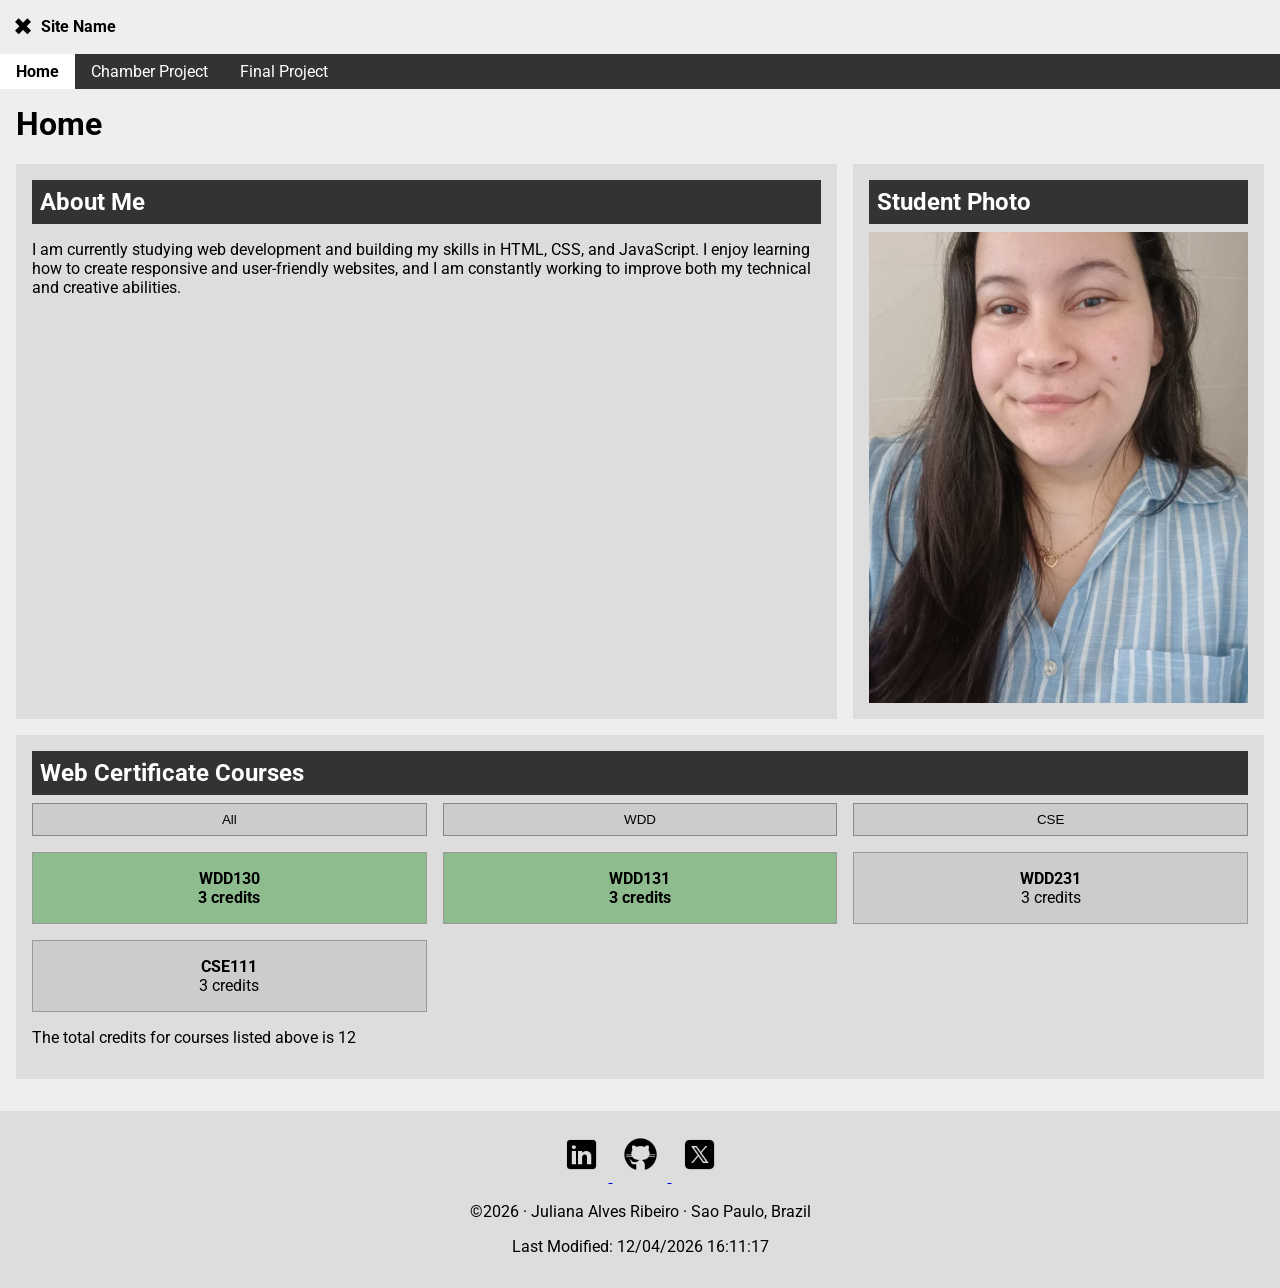
<file: index.html>
<!DOCTYPE html>
<html lang="en">
<head>
    <meta charset="UTF-8">
    <meta name="viewport" content="width=device-width, initial-scale=1.0">
    <title>WDD 231 - Web Frontend Development - Juliana Alves Ribeiro</title>
    <meta name="description" content="WDD 231 - Web Frontend Development. My home page project for wdd231 course. it will be using for the chamber of commerce project">
    <meta name="author" content="Juliana Alves Ribeiro">

  <link rel="stylesheet" href="styles/small.css">
  <link rel="stylesheet" href="styles/larger.css">

  <script src="scripts/navigation.js" defer></script>
  <script src="scripts/date.js" defer></script>
  <script src="scripts/course.js" defer></script>

 <link rel="preconnect" href="https://fonts.googleapis.com">
 <link rel="preconnect" href="https://fonts.gstatic.com" crossorigin>

 <link href="https://fonts.googleapis.com/css2?family=Roboto&display=swap" rel="stylesheet">
</head>

<body>

<header>

  <!-- LINHA DE CIMA -->
  <div class="top-header">
    <span class="logo">✖</span>
    <span class="site-name">Site Name</span>
  </div>

  <!-- LINHA DE BAIXO (MENU) -->
  <nav id="navMenu">
    <a href="index.html" class="active">Home</a>
    <a href="chamber/directory.html">Chamber Project</a>
    <a href="final/index.html">Final Project</a>
  </nav>

</header>

<main>

  <h1>Home</h1>

  <div class="top-sections">

    <section>
      <h2>About Me</h2>
      <p>
       I am currently studying web development and building my skills in HTML, CSS, and JavaScript. I enjoy learning how to create responsive and user-friendly websites, and I am constantly working to improve both my technical and creative abilities.
      </p>
    </section>

    <section>
        <h2>Student Photo</h2>
        <img src="images/profile.jpg" alt="Foto de Juliana Ribeiro" class="student-photo">
    </section>

  </div>

  <!-- COURSES -->
  <section class="courses">
    <h2>Web Certificate Courses</h2>

    <div class="filters">
    <button id="all">All</button>
    <button id="wdd">WDD</button>
    <button id="cse">CSE</button>
    </div>

    <div id="courseContainer"></div>

    <p id="totalCredits"></p>
  </section>

</main>

<footer>

    <div class="social">

    <a href="https://linkedin.com" target="_blank">
        <img src="images/linkedin.png" alt="LinkedIn">
    </a>

    <a href="https://github.com" target="_blank">
        <img src="images/github.png" alt="GitHub">
    </a>

    <a href="https://x.com" target="_blank">
        <img src="images/xtwitter.png" alt="X (Twitter)">
    </a>

    </div>

  <p>
    ©<span id="currentyear"></span> · Juliana Alves Ribeiro · Sao Paulo, Brazil
  </p>

  <p id="lastModified"></p>

</footer>

</body>
</html>
</file>
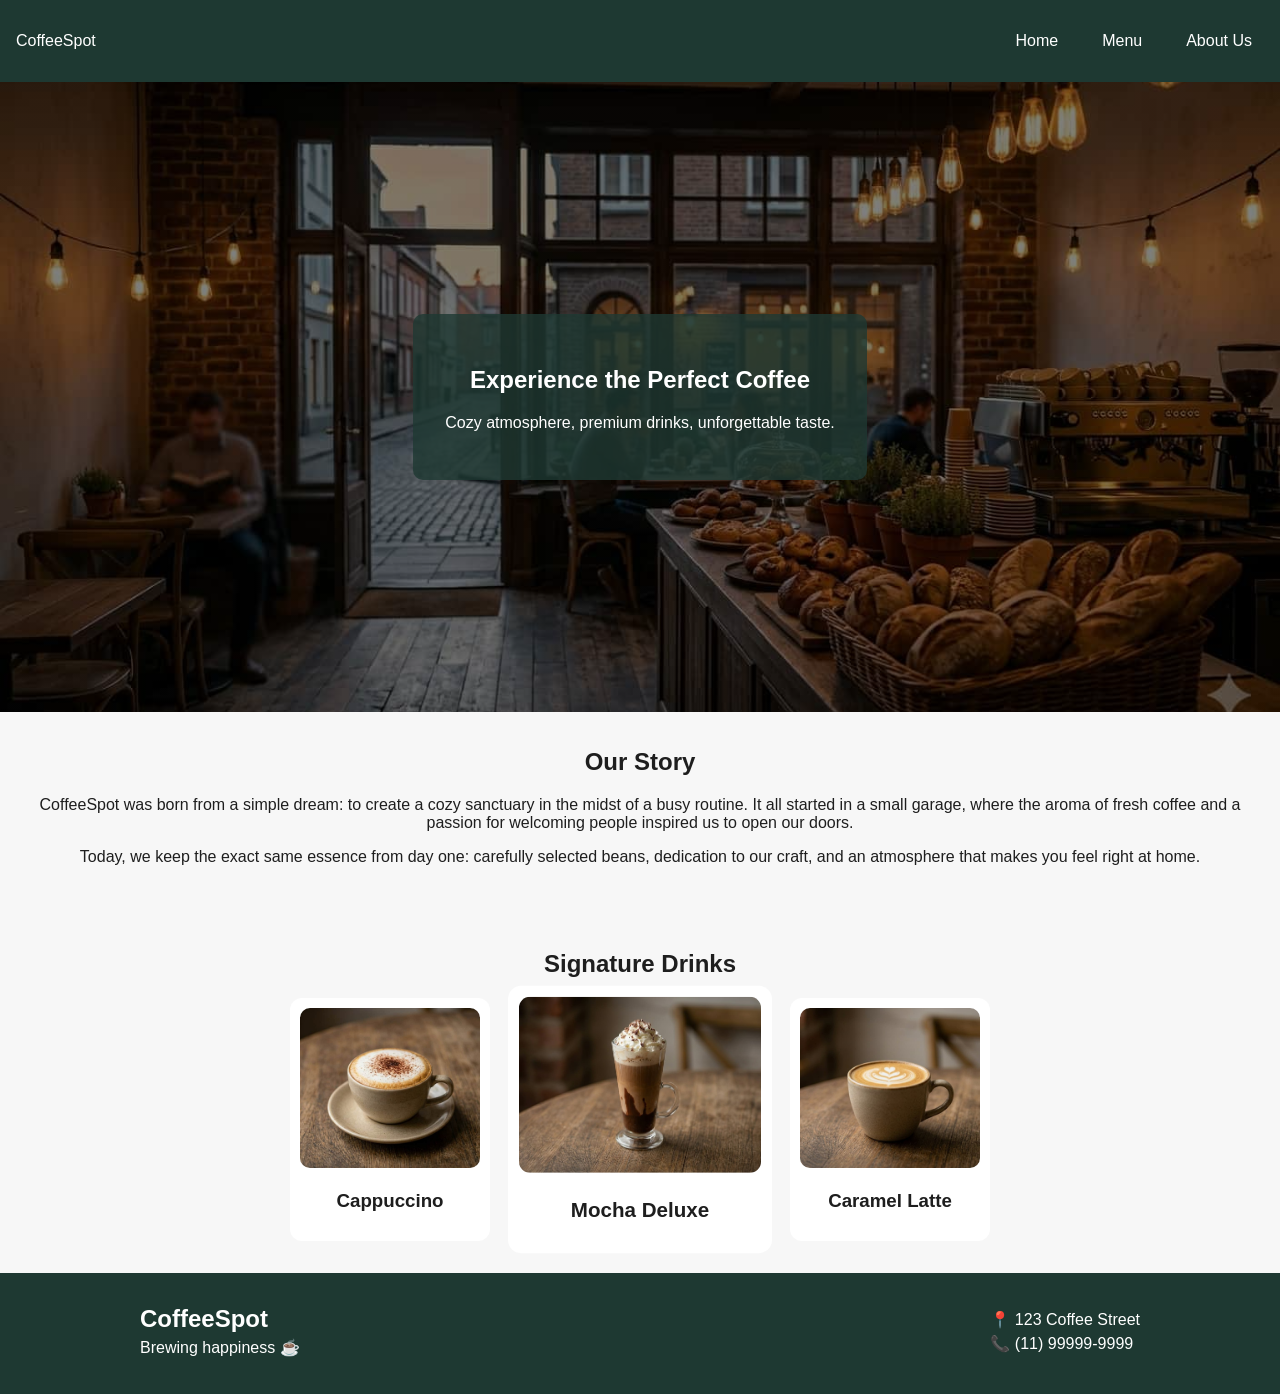
<file: final/index.html>
<!DOCTYPE html>
<html lang="en">
<head>
  <meta charset="UTF-8">
  <meta name="viewport" content="width=device-width, initial-scale=1.0">
  <title>CoffeeSpot - Experience the Perfect Coffee</title>
  <meta name="description" content="Welcome to CoffeeSpot! Experience premium drinks, a cozy atmosphere, and our unforgettable signature coffees in a welcoming space.">
  <meta name="author" content="Juliana Alves Ribeiro">  
 
  <meta property="og:type" content="website">
  <meta property="og:title" content="CoffeeSpot - Experience the Perfect Coffee">
  <meta property="og:description" content="Cozy atmosphere, premium drinks, and an unforgettable taste. Check out our menu, location, and open hours!">
  <meta property="og:url" content="http://ja-ribeiro.github.io/wdd231/final/index.html">
  <meta property="og:image" content="https://ja-ribeiro.github.io/wdd231/final/images/hero.jpg">
  <meta property="og:image:alt" content="Inside view of CoffeeSpot cozy atmosphere with fresh coffee and pastries">
  <meta property="og:site_name" content="CoffeeSpot">

  <!--CSS-->
  <link rel="stylesheet" href="styles/small.css">
  <link rel="stylesheet" href="styles/large.css">

  <!--JS-->
  <script defer src="scripts/script.js"></script>

  <!--Favicon-->
  <link rel="icon" href="images/favicon.ico">

  <link rel="preconnect" href="https://fonts.googleapis.com">
  <link rel="preconnect" href="https://fonts.gstatic.com" crossorigin>
  <link href="https://fonts.googleapis.com/css2?family=Montserrat:ital,wght@0,100..900;1,100..900&family=Poppins:ital,wght@0,100..900;1,100..900&display=swap" rel="stylesheet">
</head>

<body>

<header class="header">
  <p>CoffeeSpot</p>
  <button id="menu-btn" aria-label="Open Menu">☰</button>
  <nav id="nav">
    <a href="index.html">Home</a>
    <a href="menu.html">Menu</a>
    <a href="details.html">About Us</a>
  </nav>
</header>

<main>
<section class="hero">
  <div class="hero-text">
    <h1>Experience the Perfect Coffee</h1>
    <p>Cozy atmosphere, premium drinks, unforgettable taste.</p>
  </div>
</section>

<section class="about">
  <h2>Our Story</h2>
  <p>CoffeeSpot was born from a simple dream: to create a cozy sanctuary in the midst of a busy routine. 
    It all started in a small garage, where the aroma of fresh coffee and a passion for welcoming people inspired us 
    to open our doors.</p>

  <p>Today, we keep the exact same essence from day one: carefully selected beans, dedication to our craft, 
    and an atmosphere that makes you feel right at home.</p>
</section>

<section class="signature">
  <h2>Signature Drinks</h2>

  <div class="signature-grid">

    <div class="sig-card">
      <img src="images/cappuccino.jpg" alt="A hot cup of creamy cappuccino" loading="lazy" width="300" height="300">
      <h3>Cappuccino</h3>
    </div>

    <div class="sig-card featured">
      <img src="images/mocha.jpg" alt="Our premium Mocha Deluxe with chocolate drizzle" loading="lazy" width="300" height="300">
      <h3>Mocha Deluxe</h3>
    </div>

    <div class="sig-card">
      <img src="images/latte.jpg" alt="Caramel Latte with layered milk and espresso" loading="lazy" width="300" height="300">
      <h3>Caramel Latte</h3>
    </div>

  </div>
</section>
</main>

<footer class="footer">
  <div class="footer-container">

    <div class="footer-brand">
      <h2>CoffeeSpot</h2>
      <p>Brewing happiness ☕</p>
    </div>

    <div class="footer-contact">
      <p>📍 123 Coffee Street</p>
      <p>📞 (11) 99999-9999</p>
    </div>

  </div>
</footer>

</body>
</html>
</file>
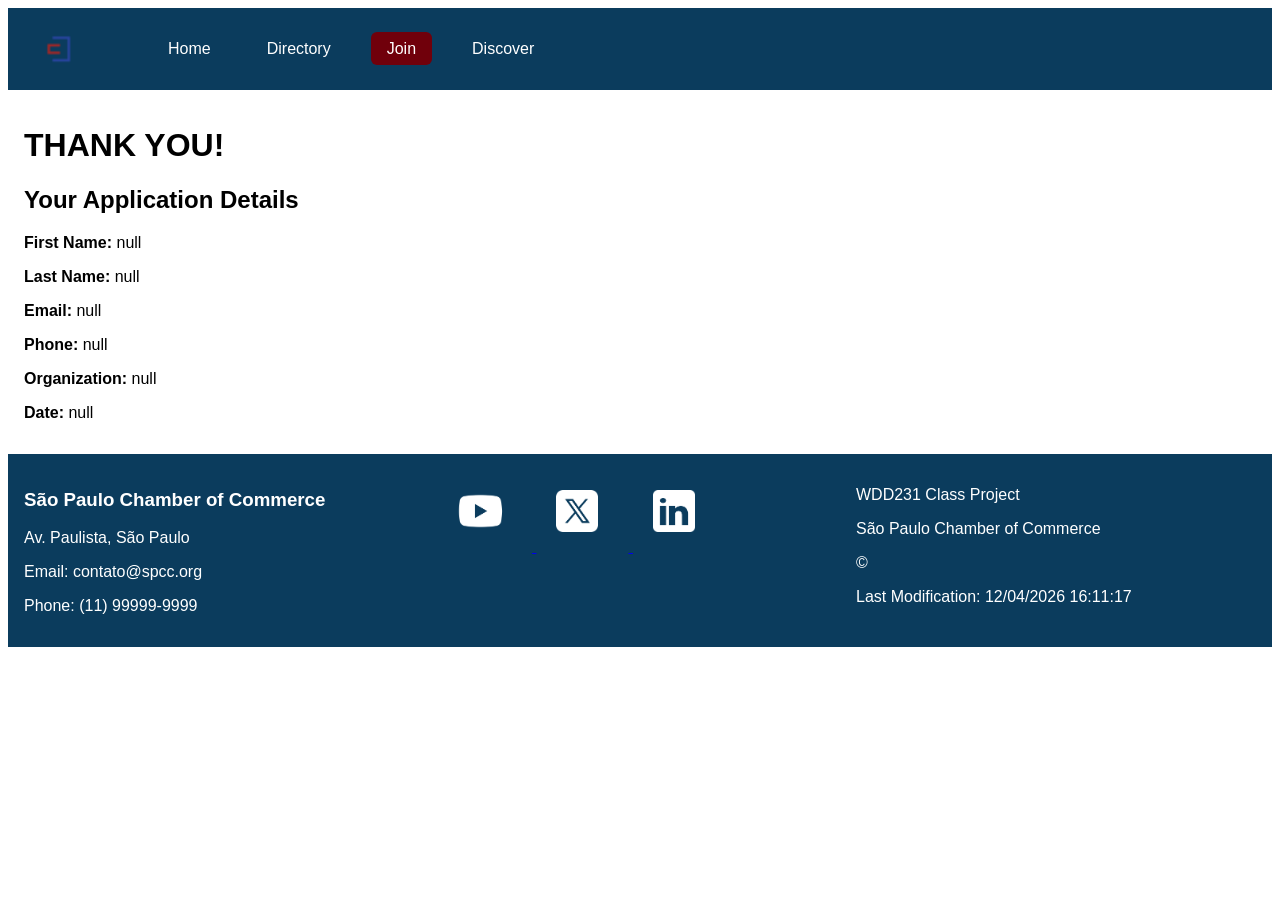
<file: chamber/thankyou.html>
<!DOCTYPE html>
<html lang="en">
<head>
    <meta charset="UTF-8">
    <meta name="viewport" content="width=device-width, initial-scale=1.0">
    <title>Chamber Thank You Page - WDD231, Juliana Alves Ribeiro</title>
    <meta name="description" content="Message that will display after the person subit their application on the join page">
    <meta name="author" content="Juliana Alves Ribeiro">  

    <link rel="stylesheet" href="styles/small.css">
    <link rel="stylesheet" href="styles/large.css">

    <script src="scripts/join.js"></script>
</head>

<body>

<header>
  <div class="header-container">
    
    <img src="images/favicon.ico" alt="favicon" class="favicon">

    <nav>
    <!-- BOTÃO MOBILE -->
    <button id="menuBtn">☰</button>

    <nav>
      <ul id="menu" class="nav-menu hide">
        <li><a href="index.html">Home</a></li>
        <li><a href="directory.html">Directory</a></li>
        <li><a href="join.html" class="active">Join</a></li>
        <li><a href="discover.html">Discover</a></li>
      </ul>
    </nav>

  </div>
</header>

<main style="padding:1rem">

<h1>THANK YOU!</h1>

<h2>Your Application Details</h2>

<div id="results"></div>

</main>

<script>
const params = new URLSearchParams(window.location.search);

document.getElementById("results").innerHTML = `
<p><strong>First Name:</strong> ${params.get("firstName")}</p>
<p><strong>Last Name:</strong> ${params.get("lastName")}</p>
<p><strong>Email:</strong> ${params.get("email")}</p>
<p><strong>Phone:</strong> ${params.get("phone")}</p>
<p><strong>Organization:</strong> ${params.get("organization")}</p>
<p><strong>Date:</strong> ${params.get("timestamp")}</p>
`;
</script>

<footer>
  <div class="footer-container">

    <div>
      <h3>São Paulo Chamber of Commerce</h3>
      <p>Av. Paulista, São Paulo</p>
      <p>Email: contato@spcc.org</p>
      <p>Phone: (11) 99999-9999</p>
    </div>

    <div class="social">

    <a href="https://youtube.com" target="_blank">
        <img src="images/youtube.png" alt="YouTube">
    </a>

    <a href="https://x.com" target="_blank">
        <img src="images/twitter.png" alt="X (Twitter)">
    </a>

    <a href="https://linkedin.com" target="_blank">
        <img src="images/linkedin.png" alt="LinkedIn">
    </a>

    </div>

    <div>
      <p>WDD231 Class Project</p>
      <p>São Paulo Chamber of Commerce</p>
      <p>© <span id="year"></span></p>
      <p>Last Modification: <span id="lastModified"></span></p>
    </div>

  </div>
</footer>

<script>
document.getElementById("lastModified").textContent = document.lastModified;
</script>

</body>
</html>
</file>
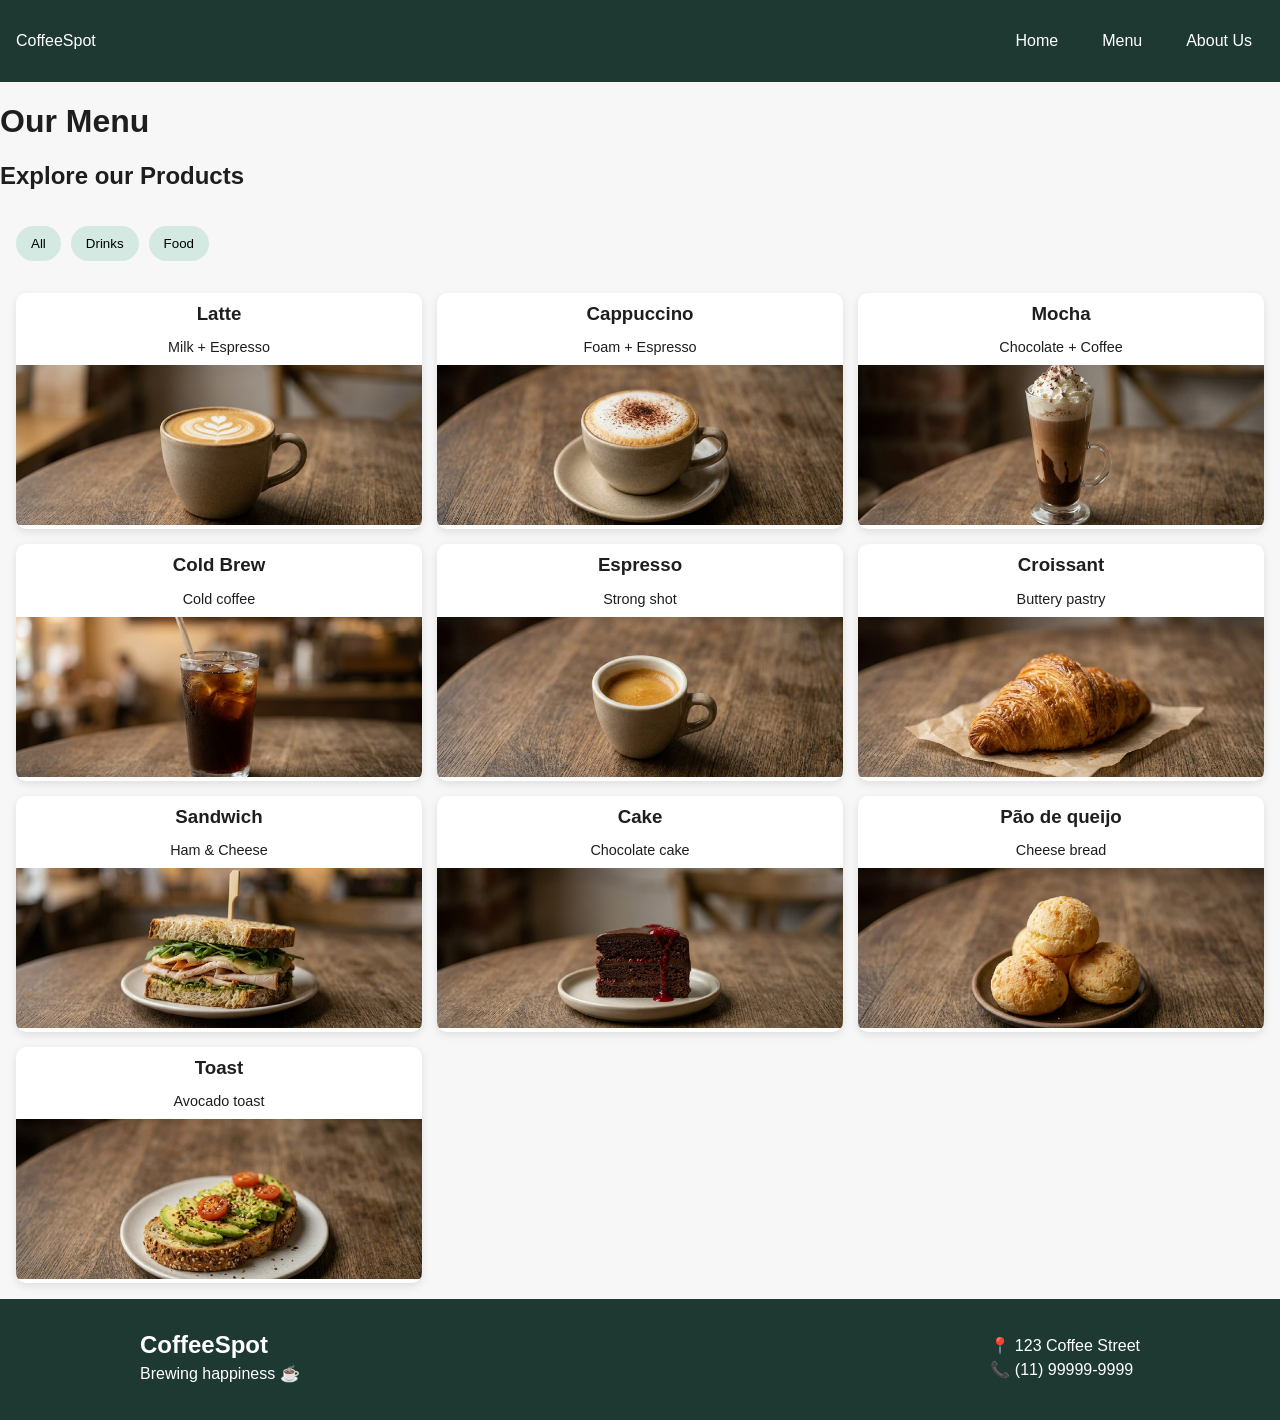
<file: final/menu.html>
<!DOCTYPE html>
<html lang="en">
<head>
  <meta charset="UTF-8">
  <meta name="viewport" content="width=device-width, initial-scale=1.0">
  <title>CoffeeSpot - Menu</title>
  <meta name="description" content="Welcome to CoffeeSpot! Experience premium drinks, a cozy atmosphere, and our unforgettable signature coffees in a welcoming space.">
  <meta name="author" content="Juliana Alves Ribeiro">  
 
  <meta property="og:type" content="website">
  <meta property="og:title" content="CoffeeSpot - Experience the Perfect Coffee">
  <meta property="og:description" content="Cozy atmosphere, premium drinks, and an unforgettable taste. Check out our menu, location, and open hours!">
  <meta property="og:url" content="http://ja-ribeiro.github.io/wdd231/final/index.html">
  <meta property="og:image" content="https://ja-ribeiro.github.io/wdd231/final/images/hero.jpg">
  <meta property="og:image:alt" content="Inside view of CoffeeSpot cozy atmosphere with fresh coffee and pastries">
  <meta property="og:site_name" content="CoffeeSpot">

  <!--CSS-->
  <link rel="stylesheet" href="styles/small.css">
  <link rel="stylesheet" href="styles/large.css">

  <!--JS-->
  <script defer src="scripts/script.js"></script>

  <!--Favicon-->
  <link rel="icon" href="images/favicon.ico">

  <link rel="preconnect" href="https://fonts.googleapis.com">
  <link rel="preconnect" href="https://fonts.gstatic.com" crossorigin>
  <link href="https://fonts.googleapis.com/css2?family=Montserrat:ital,wght@0,100..900;1,100..900&family=Poppins:ital,wght@0,100..900;1,100..900&display=swap" rel="stylesheet">
</head>

<body>

<header class="header">
  <p>CoffeeSpot</p>
  <button id="menu-btn" aria-label="Open Menu">☰</button>
  <nav id="nav">
    <a href="index.html">Home</a>
    <a href="menu.html">Menu</a>
    <a href="details.html">About Us</a>
  </nav>
</header>

<main>

<h1>Our Menu</h1>

<section class="menu-section">
  <h2 class="visually-hidden">Explore our Products</h2>

  <div class="tabs">
    <button data-filter="all">All</button>
    <button data-filter="drink">Drinks</button>
    <button data-filter="food">Food</button>
  </div>

  <div class="menu-grid">
    <div class="card drink">
      <h3>Latte</h3>
      <p>Milk + Espresso</p>
      <img src="images/latte.jpg" alt="A hot cup of Latte coffee" fetchpriority="high" width="200" height="200">
    </div>

    <div class="card drink">
      <h3>Cappuccino</h3>
      <p>Foam + Espresso</p>
      <img src="images/cappuccino.jpg" alt="Cappuccino with foam" loading="lazy" width="200" height="200">
    </div>

    <div class="card drink">
      <h3>Mocha</h3>
      <p>Chocolate + Coffee</p>
      <img src="images/mocha.jpg" alt="Mocha coffee with chocolate syrup" loading="lazy" width="200" height="200">
    </div>

    <div class="card drink">
      <h3>Cold Brew</h3>
      <p>Cold coffee</p>
      <img src="images/cold-brew.jpg" alt="Glass of iced cold brew coffee" loading="lazy" width="200" height="200">
    </div>

    <div class="card drink">
      <h3>Espresso</h3>
      <p>Strong shot</p>
      <img src="images/espresso.jpg" alt="A single shot of espresso" loading="lazy" width="200" height="200">
    </div>

    <div class="card food">
      <h3>Croissant</h3>
      <p>Buttery pastry</p>
      <img src="images/croissant.jpg" alt="Freshly baked buttery croissant" loading="lazy" width="200" height="200">
    </div>

    <div class="card food">
      <h3>Sandwich</h3>
      <p>Ham & Cheese</p>
      <img src="images/sandwich.jpg" alt="Toasted ham and cheese sandwich" loading="lazy" width="200" height="200">
    </div>

    <div class="card food">
      <h3>Cake</h3>
      <p>Chocolate cake</p>
      <img src="images/cake.jpg" alt="A slice of delicious chocolate cake" loading="lazy" width="200" height="200">
    </div>

    <div class="card food">
      <h3>Pão de queijo</h3>
      <p>Cheese bread</p>
      <img src="images/pao.jpg" alt="Traditional Brazilian cheese bread" loading="lazy" width="200" height="200">
    </div>

    <div class="card food">
      <h3>Toast</h3>
      <p>Avocado toast</p>
      <img src="images/toast.jpg" alt="Avocado toast on whole grain bread" loading="lazy" width="200" height="200">
    </div>
  </div>
</section>

</main>

<footer class="footer">
  <div class="footer-container">

    <div class="footer-brand">
      <h2>CoffeeSpot</h2>
      <p>Brewing happiness ☕</p>
    </div>

    <div class="footer-contact">
      <p>📍 123 Coffee Street</p>
      <p>📞 (11) 99999-9999</p>
    </div>

  </div>
</footer>

</body>
</html>
</file>
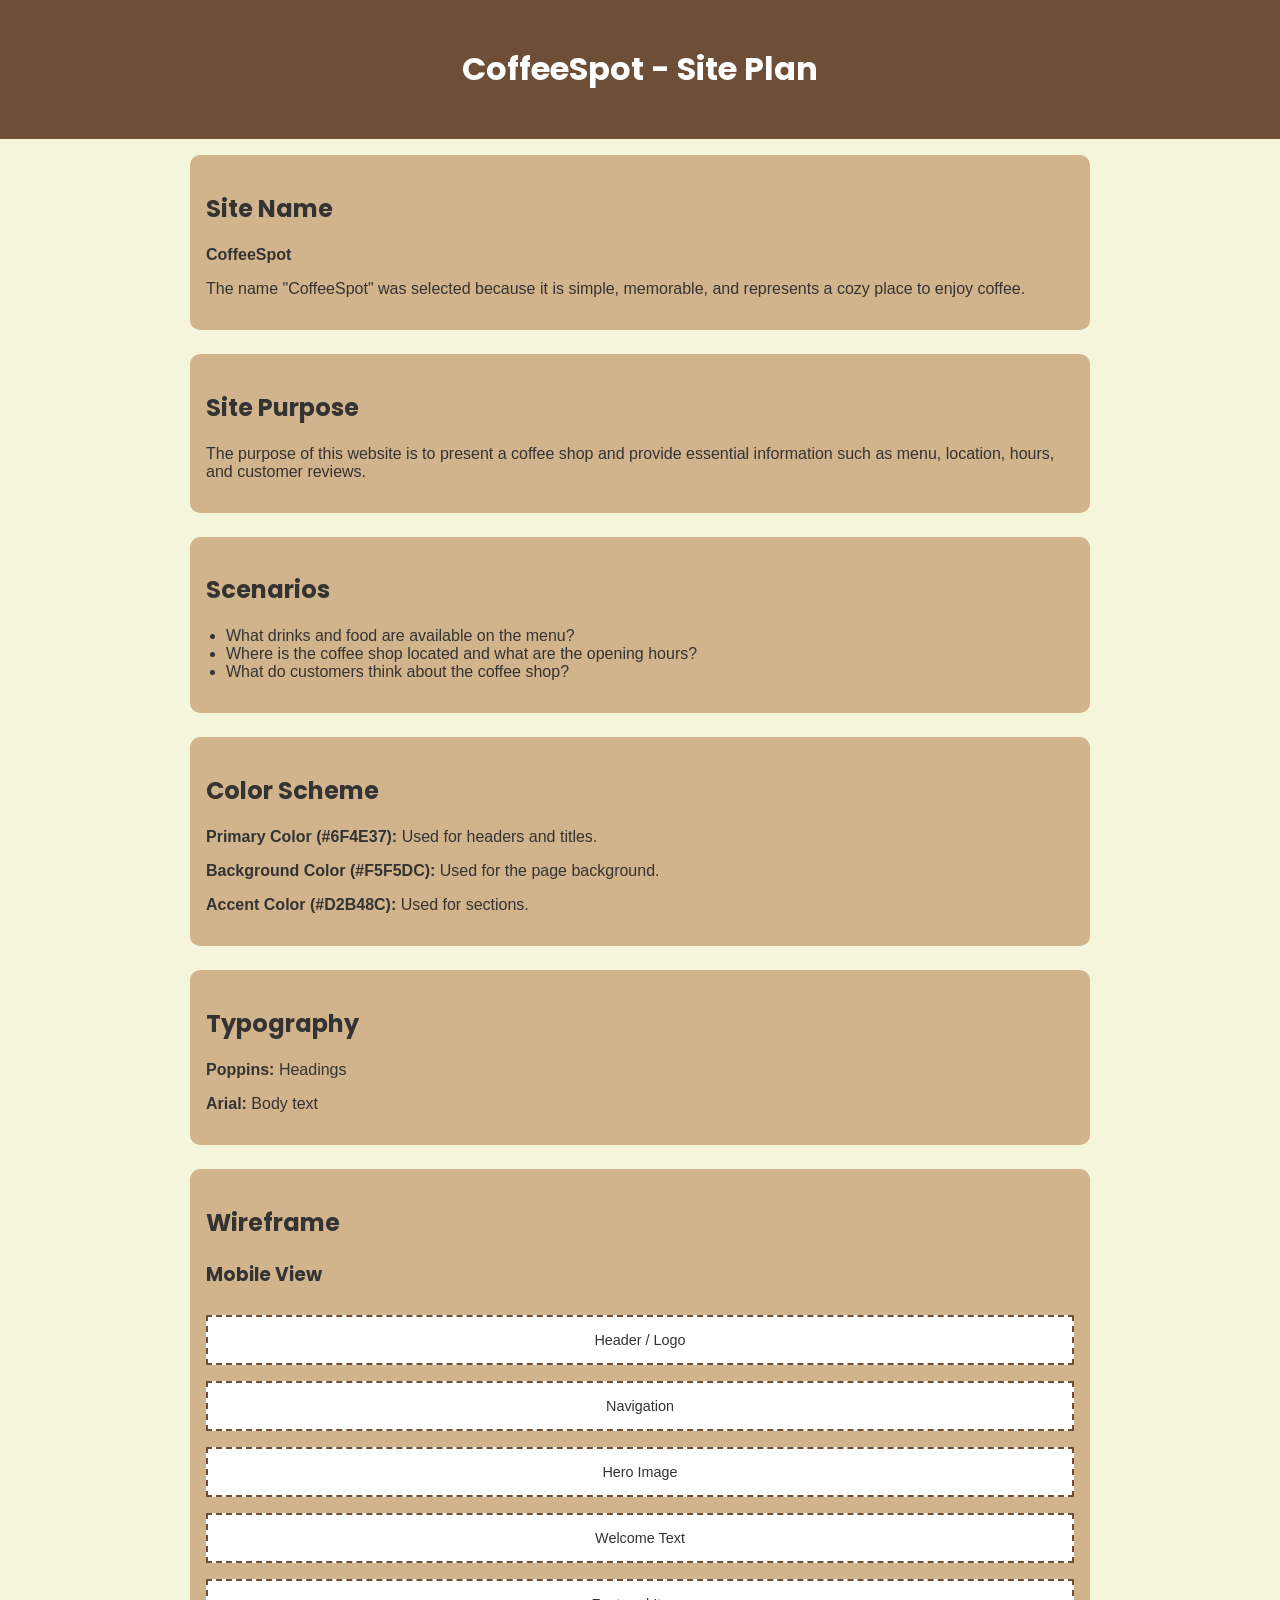
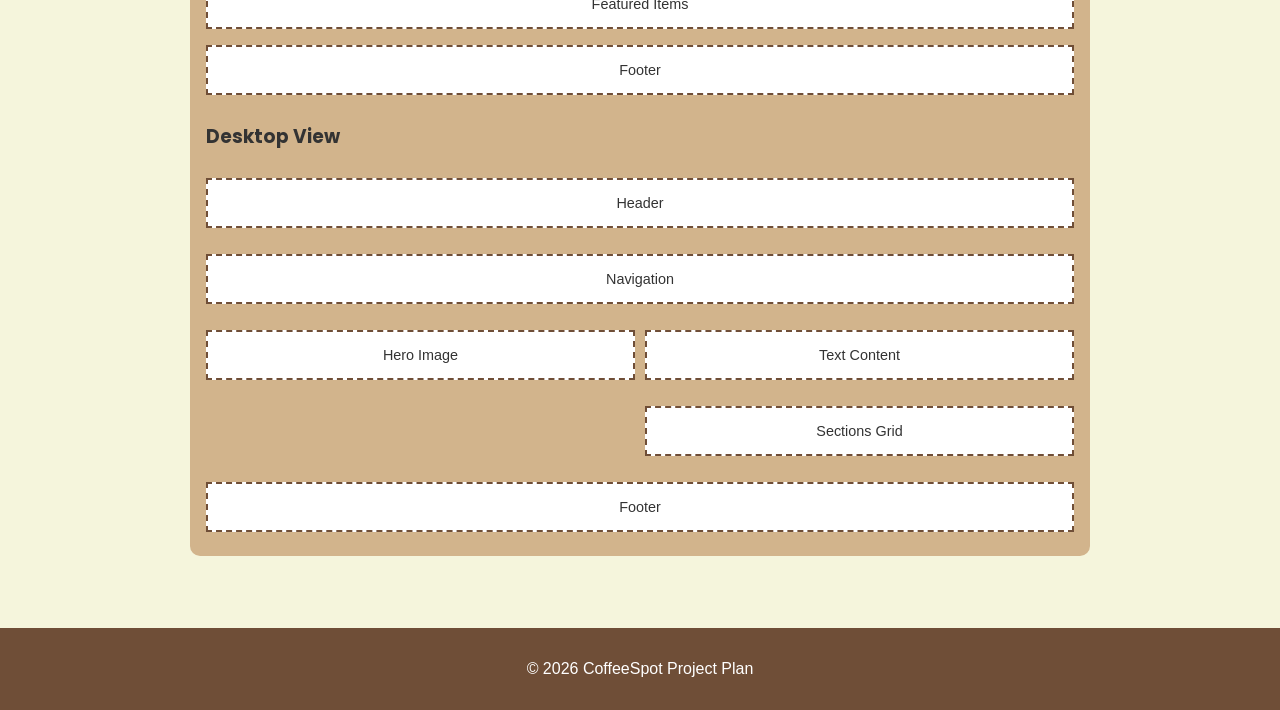
<file: final/site-plan.html>
<!DOCTYPE html>
<html lang="en">
<head>
  <meta charset="UTF-8">
  <meta name="viewport" content="width=device-width, initial-scale=1.0">
  <title>CoffeeSpot Site Plan</title>
  <meta name="description" content="Explanation about the final project, all the info and execution is over here">
  <meta name="author" content="Juliana Alves Ribeiro">

  <!-- Google Font -->
  <link href="https://fonts.googleapis.com/css2?family=Poppins&display=swap" rel="stylesheet">

  <!-- CSS externo -->
  <link rel="stylesheet" href="styles/site-plan.css">
</head>

<body>

<header>
  <h1>CoffeeSpot - Site Plan</h1>
</header>

<main>

  <section>
    <h2>Site Name</h2>
    <p><strong>CoffeeSpot</strong></p>
    <p>
      The name "CoffeeSpot" was selected because it is simple, memorable, and represents a cozy place to enjoy coffee.
    </p>
  </section>

  <section>
    <h2>Site Purpose</h2>
    <p>
      The purpose of this website is to present a coffee shop and provide essential information such as menu, location, hours, and customer reviews.
    </p>
  </section>

  <section>
    <h2>Scenarios</h2>
    <ul>
      <li>What drinks and food are available on the menu?</li>
      <li>Where is the coffee shop located and what are the opening hours?</li>
      <li>What do customers think about the coffee shop?</li>
    </ul>
  </section>

  <section>
    <h2>Color Scheme</h2>
    <p><strong>Primary Color (#6F4E37):</strong> Used for headers and titles.</p>
    <p><strong>Background Color (#F5F5DC):</strong> Used for the page background.</p>
    <p><strong>Accent Color (#D2B48C):</strong> Used for sections.</p>
  </section>

  <section>
    <h2>Typography</h2>
    <p><strong>Poppins:</strong> Headings</p>
    <p><strong>Arial:</strong> Body text</p>
  </section>

  <section>
    <h2>Wireframe</h2>

    <h3>Mobile View</h3>
    <div class="wireframe mobile">
      <div class="box header">Header / Logo</div>
      <div class="box nav">Navigation</div>
      <div class="box hero">Hero Image</div>
      <div class="box content">Welcome Text</div>
      <div class="box content">Featured Items</div>
      <div class="box footer">Footer</div>
    </div>

    <h3>Desktop View</h3>
    <div class="wireframe desktop">
      <div class="box header">Header</div>
      <div class="box nav">Navigation</div>
      <div class="box hero">Hero Image</div>
      <div class="box content">Text Content</div>
      <div class="box content">Sections Grid</div>
      <div class="box footer">Footer</div>
    </div>

  </section>

</main>

<footer>
  <p>© 2026 CoffeeSpot Project Plan</p>
</footer>

</body>
</html>
</file>
<file: styles/small.css>
body {
  font-family: 'Roboto', sans-serif;
  margin: 0;
  background: #eee;
}

/* HEADER */
header {
  background: #ddd;
}

.top-header {
  display: flex;
  align-items: center;
  gap: 0.5rem;
  padding: 0.8rem;
  background: #eee;
}

.logo {
  font-size: 1.5rem;
}

.site-name {
  font-weight: bold;
}

/* NAV */
nav {
  display: flex;
  flex-direction: column;
  background: #333;
}

nav a {
  padding: 0.7rem;
  color: white;
  text-decoration: none;
  border-top: 1px solid #444;
}

/* link ativo */
nav a.active {
  background: white;
  color: black;
  font-weight: bold;
}

nav a:hover {
  background: #555;
}

nav a.active {
  background: white;
  color: black;
  font-weight: bold;
}

/* MAIN */
main {
  padding: 1rem;
}

h1 {
  margin-top: 0;
}

/* SECTIONS */
section {
  background: #ddd;
  margin-bottom: 1rem;
  padding: 1rem;
}

h2 {
  background: #333;
  color: white;
  padding: 0.5rem;
  margin: 0 0 0.5rem 0;
}

/* IMAGE */
.img-box {
  width: 100%;
  height: 180px;
  background: #bbb;
}

.student-photo {
  width: 100%;
  height: auto;
  display: block;
}

/* FILTERS */
.filters {
  display: flex;
  gap: 0.5rem;
}

button {
  padding: 0.5rem;
  cursor: pointer;
  border: 1px solid #888;
  background: #ccc;
}

/* COURSES */
#courseContainer {
  margin-top: 1rem;
}

.course {
  background: #ccc;
  text-align: center;
  padding: 1rem;
  border: 1px solid #999;
}

/* ✅ cursos concluídos */
.completed {
  background: #8fbc8f;
  font-weight: bold;
}

/* texto "Completed" */
.check {
  font-size: 0.9rem;
}

/* FOOTER */
footer {
  text-align: center;
  padding: 1rem;
  background: #ddd; /* cinza claro */
  color: black;
}

/* ícones */
.social img {
  width: 35px;
  margin: 10px;
}
</file>
<file: styles/larger.css>
@media (min-width: 768px) {

  /* MENU HORIZONTAL */
  nav {
    flex-direction: row;
  }

  nav a {
    border: none;
    padding: 0.5rem 1rem;
  }

  /* ABOUT + PHOTO */
  .top-sections {
    display: grid;
    grid-template-columns: 2fr 1fr;
    gap: 1rem;
  }

  /* BOTÕES GRANDES */
  .filters {
    display: grid;
    grid-template-columns: repeat(3, 1fr);
    gap: 1rem;
  }

  #courseContainer {
  display: grid;
  grid-template-columns: repeat(3, 1fr);
  gap: 1rem;
}

}
</file>
<file: final/styles/small.css>
/* ========================= */
/* 🌱 BASE / MOBILE FIRST */
/* ========================= */

:root {
  --primary: #1e3932;
  --secondary: #d4e9e2;
  --accent: #cba258;
  --bg: #f7f7f7;
  --text: #1e1e1e;
}

body {
  margin: 0;
  font-family: Arial, sans-serif;
  background: var(--bg);
  color: var(--text);
}

/* ================= HEADER ================= */
.header {
  background: var(--primary);
  color: white;
  padding: 1rem;
  display: flex;
  justify-content: space-between;
  align-items: center;
}

.header h1 {
  font-size: 1.4rem;
}

#menu-btn {
  font-size: 22px;
  background: none;
  border: none;
  color: white;
  cursor: pointer;
}

/* NAV MOBILE */
nav {
  display: none;
  flex-direction: column;
  background: var(--primary);
  position: absolute;
  top: 70px;
  left: 0;
  width: 100%;
}

nav.open {
  display: flex;
}

nav a {
  color: white;
  text-decoration: none;
  padding: 12px;
  border-top: 1px solid rgba(255,255,255,0.2);
}

/* ================= HERO ================= */
.hero {
  height: 60vh;
  background: 
    linear-gradient(rgba(0,0,0,0.5), rgba(0,0,0,0.5)),
    url('../images/hero.jpg') center/cover no-repeat;

  display: flex;
  align-items: center;
  justify-content: center;
}

.hero-text {
  background: rgba(30,57,50,0.8);
  color: white;
  padding: 2rem;
  border-radius: 10px;
  text-align: center;
}

/* ================= ABOUT ================= */
.about {
  padding: 1rem;
  text-align: center;
}

/* ================= SIGNATURE DRINKS ================= */
.signature {
  padding: 2rem 1rem;
  text-align: center;
}

.signature-grid {
  display: flex;
  gap: 15px;
  justify-content: center;
  align-items: center;
  flex-wrap: wrap;
}

.sig-card {
  background: white;
  padding: 10px;
  border-radius: 12px;
  width: 120px;
  transition: transform 0.3s ease, box-shadow 0.3s ease;
}

.sig-card img {
  width: 100%;
  height: 120px;
  object-fit: cover;
  border-radius: 10px;
}

/* CARD DO MEIO MAIOR */
.sig-card.featured {
  width: 160px;
  transform: scale(1.1);
}

/* ANIMAÇÃO */
.sig-card:hover {
  transform: scale(1.08);
  box-shadow: 0 6px 15px rgba(0,0,0,0.2);
}

.sig-card.featured:hover {
  transform: scale(1.15);
}


/* ================= MENU ================= */
.tabs {
  display: flex;
  gap: 10px;
  padding: 1rem;
}

.tabs button {
  border: none;
  padding: 10px 15px;
  background: var(--secondary);
  border-radius: 20px;
  cursor: pointer;
}

.menu-grid {
  display: grid;
  grid-template-columns: 1fr;
  gap: 15px;
  padding: 1rem;
}

.card {
  background: white;
  border-radius: 10px;
  overflow: hidden;
  box-shadow: 0 3px 8px rgba(0,0,0,0.1);
  text-align: center;
}

.card img {
  width: 100%;
  height: 140px;
  object-fit: cover;
}

/* TEXTO */
.card h3 {
  margin: 10px 0 5px;
}

.card p {
  font-size: 0.9rem;
  margin-bottom: 10px;
}

/* ================= DETAILS ================= */
.details-top {
  display: flex;
  flex-direction: column;
  gap: 24px;
  padding: 1.5rem 1rem;
}

.map-container {
  width: 100%;
}

.map-container img {
  width: 100%;
  aspect-ratio: 1 / 1; /* Força o mapa a ficar perfeitamente quadrado como a nova imagem */
  object-fit: cover;
  border-radius: 12px;
  box-shadow: 0 4px 12px rgba(0,0,0,0.08);
  border: 1px solid rgba(0,0,0,0.05);
}

.info-container {
  display: flex;
  flex-direction: column;
  gap: 16px;
}

.info-card {
  background: white;
  padding: 1.2rem;
  border-radius: 12px;
  display: flex;
  align-items: flex-start;
  gap: 15px;
  box-shadow: 0 2px 8px rgba(0,0,0,0.04);
}

.info-card h2, .info-card h3 {
  margin: 0 0 6px 0;
  font-size: 1.2rem;
  color: var(--primary);
}

.info-card p {
  margin: 4px 0;
  font-size: 0.95rem;
  color: #555;
}

/* ================= GALLERY ================= */
.slider {
  display: flex;
  gap: 10px;
  overflow: hidden;
  padding: 1rem;
}

.slider img {
  width: 200px;
  border-radius: 10px;
}

/* ================= GALLERY ================= */
.gallery-container {
  padding: 1rem;
}

.gallery-viewer {
  width: 100%;
  margin-bottom: 15px;
}

.gallery-viewer img {
  width: 100%;
  aspect-ratio: 1 / 1; /* Mantém o formato quadrado */
  object-fit: cover;
  border-radius: 12px;
  box-shadow: 0 4px 10px rgba(0,0,0,0.15);
  transition: opacity 0.3s ease;
}

.gallery-thumbs {
  display: flex;
  gap: 10px;
  overflow-x: auto; /* Permite arrastar para o lado no celular */
  padding-bottom: 10px;
  scrollbar-width: thin; /* Barra de rolagem discreta */
}

.thumb {
  width: 70px;
  height: 70px;
  object-fit: cover;
  border-radius: 8px;
  cursor: pointer;
  opacity: 0.6;
  transition: all 0.3s ease;
  border: 2px solid transparent;
  flex-shrink: 0; /* Impede que as imagens amassem no mobile */
}

/* Efeito para a miniatura selecionada */
.thumb.active, .thumb:hover {
  opacity: 1;
  border-color: var(--primary);
  transform: scale(1.05);
}

/* ================= REVIEWS & FORM ================= */
.reviews-section {
  padding: 1.5rem 1rem;
}

.review {
  background: white;
  padding: 12px 15px;
  margin-bottom: 12px;
  border-left: 4px solid var(--primary);
  border-radius: 6px;
  box-shadow: 0 2px 5px rgba(0,0,0,0.03);
}

.review p {
  margin: 0;
}

.review-form-container {
  background: var(--secondary);
  padding: 1.5rem;
  border-radius: 12px;
  margin-top: 2rem;
}

.review-form-container h3 {
  margin-top: 0;
  color: var(--primary);
}

#review-form {
  display: flex;
  flex-direction: column;
  gap: 12px;
}

#review-form input, #review-form textarea {
  width: 100%;
  padding: 10px;
  border: 1px solid rgba(0,0,0,0.1);
  border-radius: 6px;
  font-family: Arial, sans-serif;
  box-sizing: border-box;
}

#review-form button {
  background: var(--primary);
  color: white;
  border: none;
  padding: 12px;
  border-radius: 6px;
  font-weight: bold;
  cursor: pointer;
  transition: background 0.3s ease;
}

#review-form button:hover {
  background: #132521;
}

/* ================= FOOTER ================= */
.footer {
  background: var(--primary);
  color: white;
  padding: 2rem 1rem;
}

.footer-container {
  display: flex;
  flex-direction: column;
  gap: 20px;
  text-align: center;
}

.footer h2 {
  margin: 0;
}

.footer p {
  margin: 5px 0;
}

.footer-bottom {
  margin-top: 1rem;
  font-size: 0.85rem;
}
</file>
<file: final/styles/large.css>
/* ========================= */
/* 💻 DESKTOP */
/* ========================= */

@media (min-width: 768px) {

  /* NAV */
  nav {
    display: flex;
    flex-direction: row;
    position: static;
    width: auto;
  }

  nav a {
    border: none;
    margin-left: 20px;
  }

  #menu-btn {
    display: none;
  }

  /* HERO */
  .hero {
    height: 70vh;
  }

  /* MENU GRID */
  .menu-grid {
    grid-template-columns: repeat(3, 1fr);
  }

  /* DETAILS */
  .details-top {
    flex-direction: row;
    align-items: center;
  }

  .details-top img {
    width: 400px;
  }

  /* FOOTER */
  .footer-container {
    flex-direction: row;
    justify-content: space-between;
    max-width: 1000px;
    margin: auto;
    text-align: left;
  }

  /* HOVER */
  .card:hover {
    transform: translateY(-5px);
    transition: 0.3s;
  }

  .item:hover {
    transform: scale(1.05);
    transition: 0.3s;
  }

  /*BEBIDAS ASSINATURA*/
  .signature-grid {
  gap: 30px;
}

.sig-card {
  width: 180px;
}

.sig-card img {
  height: 160px;
}

.sig-card.featured {
  width: 220px;
}

/*GRID MENU*/
.menu-grid {
  grid-template-columns: repeat(3, 1fr);
}

/* deixa tudo cabendo na tela */
.card img {
  height: 160px;
}

/* GALLERY DESKTOP */
  .gallery-container {
    max-width: 600px; /* Limita o tamanho máximo no desktop para não estourar */
    margin: 0 auto;
  }

  .gallery-thumbs {
    overflow-x: visible; /* Remove a rolagem lateral no desktop */
    flex-wrap: wrap; /* Faz as miniaturas quebrarem a linha se necessário */
    justify-content: center;
  }

  .thumb {
    width: 60px; /* Ajusta o tamanho para caberem todas alinhadas */
    height: 60px;
  }

  /* DETAILS DESKTOP */
  .details-top {
    flex-direction: row;
    align-items: stretch; /* Faz as duas colunas terem exatamente a mesma altura */
    max-width: 1000px;
    margin: 0 auto;
    gap: 40px;
  }

  .map-container {
    flex: 1; /* Ocupa metade do espaço disponível */
  }

  .map-container img {
    width: 100%;
    max-width: 450px; /* Evita que o mapa fique gigante em telas muito largas */
    height: 100%; /* Garante que preencha a altura combinada dos blocos ao lado */
  }

  .info-container {
    flex: 1; /* Ocupa a outra metade do espaço disponível */
    justify-content: center; /* Centraliza verticalmente em relação ao mapa */
    gap: 20px;
  }
  
  .info-card {
    padding: 1.5rem; /* Um pouco mais de respiro no desktop */
  }
}
</file>
<file: chamber/styles/small.css>
/* =========================
   BASE
========================= */
body {
  font-family: 'Open Sans', sans-serif;
}

h1, h2, h3 {
  font-family: 'Poppins', sans-serif;
}

/* =========================
   HEADER
========================= */
.header-container {
  display: flex;
  align-items: center;
  justify-content: flex-start;
  gap: 2rem;
  background: #0B3C5D;
  color: white;
  padding: 1rem 2rem;
}

.favicon {
  width: 40px;
}

header h1 {
  font-size: 1.5rem;
  margin-right: 2rem;
}

/* =========================
   NAV (REMOVIDO DUPLICAÇÃO)
========================= */
.nav-menu {
  display: flex;
  gap: 1.5rem;
  list-style: none;
}

.nav-menu a {
  color: white;
  text-decoration: none;
  padding: 0.5rem 1rem;
  border-radius: 6px;
  transition: 0.3s ease;
}

.nav-menu a:hover {
  background-color: rgba(255, 255, 255, 0.15);
}

.nav-menu a.active {
  background-color: #70000b;
  color: white;
}

/* =========================
   DIRECTORY (CARDS)
========================= */
.view-buttons img {
  width: 20px;
  height: 20px;
}

#members.grid {
  display: grid;
  grid-template-columns: 1fr;
  gap: 1rem;
  padding: 1rem;
}

#members.list img {
  display: none;
}

/* card APENAS do directory */
.card {
  background: white;
  padding: 1rem;
  text-align: center;
  box-shadow: 0 4px 8px rgba(0,0,0,0.1);
}

.card img {
  width: 100%;
  height: 150px;
  object-fit: cover;
  border-radius: 6px;
}

/* =========================
   FOOTER
========================= */
.footer-container {
  display: grid;
  gap: 1rem;
  background: #0B3C5D;
  color: white;
  padding: 1rem;
}

.social img {
  width: 50px;
  margin-right: 10px;
  padding: 1rem;
}

/* =========================
   JOIN PAGE
========================= */
.join-page {
  display: flex;
  flex-direction: column;
  gap: 2rem;
  padding: 1rem;
}

.form-section {
  background: white;
  padding: 1.5rem;
  border-radius: 10px;
  box-shadow: 0 4px 10px rgba(0,0,0,0.1);
}

form {
  display: flex;
  flex-direction: column;
  gap: 1rem;
}

label {
  display: flex;
  flex-direction: column;
  font-weight: 600;
}

input, textarea, select {
  padding: 0.6rem;
  border-radius: 6px;
  border: 1px solid #ccc;
}

input:focus, textarea:focus, select:focus {
  outline: 2px solid #1e3a5f;
}

input[type="submit"] {
  background: #1e3a5f;
  color: white;
  cursor: pointer;
  border: none;
  transition: 0.3s;
}

input[type="submit"]:hover {
  background: #274d7a;
}

/* =========================
   MEMBERSHIP CARDS (SEPARADOS)
========================= */
.membership-cards {
  display: flex;
  flex-direction: column;
  gap: 1rem;

  /* mesma animação de antes */
  animation: fadeIn 1.2s ease;
}

/* card APENAS do join (mesmo visual do antigo .card duplicado) */
.membership-card {
  background: #f4f4f4;
  padding: 1rem;
  border-radius: 8px;
  text-align: center;
}

/* =========================
   ANIMAÇÃO (mantida)
========================= */
@keyframes fadeIn {
  from {
    opacity: 0;
    transform: translateY(15px);
  }
  to {
    opacity: 1;
    transform: translateY(0);
  }
}

/* =========================
   THANK YOU PAGE
========================= */

.thankyou {
  padding: 2rem;
  display: flex;
  justify-content: center;
}

.thankyou-card {
  background: white;
  padding: 2rem;
  border-radius: 10px;
  max-width: 500px;
  width: 100%;
  box-shadow: 0 4px 10px rgba(0,0,0,0.1);
  text-align: left;
}

.thankyou-card h2 {
  text-align: center;
  margin-bottom: 1rem;
}

/* ===== JOIN LAYOUT CORRETO ===== */

/* container controla layout */
.join-container {
  display: flex;
  flex-direction: column;
  gap: 2rem;
}

/* desktop */
@media (min-width: 768px) {
  .join-container {
    flex-direction: row;
    align-items: flex-start;
  }

  .form-section {
    flex: 2;
  }

  .membership-cards {
    flex: 1;
  }
}

/* HERO */
.hero {
  position: relative;
}

.hero img {
  width: 100%;
  height: 250px;
  object-fit: cover;
}

.cta-button {
  position: absolute;
  bottom: 20px;
  right: 20px;
  background: #70000b;
  color: white;
  padding: 10px 20px;
  text-decoration: none;
  border-radius: 8px;
}

/* TOP GRID */
.top-sections {
  display: grid;
  gap: 1rem;
  padding: 1rem;
}

.events, .weather, .forecast {
  background: #eee;
  padding: 1rem;
}

/* SPOTLIGHT */
.spotlight-container {
  display: grid;
  gap: 1rem;
  padding: 1rem;
}

.spotlight-card {
  background: white;
  padding: 1rem;
  text-align: center;
  box-shadow: 0 4px 8px rgba(0,0,0,0.1);
}

.spotlight-card img {
  width: 100px;
  height: 100px;
  object-fit: contain;
}

/* DESKTOP */
@media (min-width: 768px) {
  .top-sections {
    grid-template-columns: 2fr 1fr 1fr;
  }

  .spotlight-container {
    grid-template-columns: repeat(3, 1fr);
  }

  .footer-container {
    grid-template-columns: repeat(3, 1fr);
  }
}

/* =========================
   DISCOVER PAGE
========================= */

/* VISIT MESSAGE */
#visit-message {
  background: #eef;
  padding: 1rem;
  margin: 1rem;
  text-align: center;
  border-radius: 8px;
}

/* GRID MOBILE */
.discover-grid {
  display: grid;
  grid-template-areas:
    "card1"
    "card2"
    "card3"
    "card4"
    "card5"
    "card6"
    "card7"
    "card8";
  gap: 1rem;
  padding: 1rem;
  min-height: 200px;
}

/* CARD (ISOLADO DO DIRECTORY) */
.discover-card {
  background: white;
  min-height: 420px;
  padding: 1rem;
  box-shadow: 0 4px 8px rgba(0,0,0,0.1);
}

.discover-card img {
  width: 100%;
  height: 100%;
  aspect-ratio: 3 / 2;
  object-fit: cover;
  display: block;
}

.discover-card figure {
  margin: 0;
  width: 100%;
  aspect-ratio: 3 / 2;
  overflow: hidden;
}

.visually-hidden {
  position: absolute;
  left: -9999px;
}

/* =========================
   MOBILE MENU BUTTON
========================= */

#menuBtn {
  display: block;
  background: none;
  border: none;
  font-size: 1.8rem;
  color: white;
  cursor: pointer;
}

/* esconder menu no mobile */
#menu.hide {
  display: none;
}
</file>
<file: chamber/styles/large.css>
@media (min-width: 768px) {

  #members.grid {
    grid-template-columns: repeat(3, 1fr);
  }

  .footer-container {
    grid-template-columns: repeat(3, 1fr);
  }
}

/**@media (min-width: 768px) {

  .join-page {
    display: grid;
    grid-template-columns: 2fr 1fr;
    gap: 2rem;
  }

  .cards {
    position: sticky;
    top: 1rem;
  }

}**/

/* =========================
   DISCOVER - TABLET
========================= */
@media (min-width: 641px) {
  .discover-grid {
    grid-template-areas:
      "card1 card2"
      "card3 card4"
      "card5 card6"
      "card7 card8";
  }
}

/* =========================
   DISCOVER - DESKTOP
========================= */
@media (min-width: 1025px) {
  .discover-grid {
    grid-template-areas:
      "card1 card2 card3 card4"
      "card5 card6 card7 card8";
  }

  /* HOVER EFFECT (SOMENTE DESKTOP) */
  .discover-card img {
    transition: 0.3s ease;
  }

  .discover-card img:hover {
    transform: scale(1.05);
    filter: brightness(80%);
  }
}

@media (min-width: 768px) {
  #menuBtn {
    display: none;
  }

  #menu {
    display: flex !important;
  }
}
</file>
<file: final/styles/site-plan.css>
/* RESET */
body {
  margin: 0;
  font-family: Arial, sans-serif;
  background-color: #F5F5DC;
  color: #333;
}

/* HEADER */
header {
  background-color: #6F4E37;
  color: white;
  text-align: center;
  padding: 1.5rem;
}

h1, h2, h3 {
  font-family: 'Poppins', sans-serif;
}

/* MAIN */
main {
  padding: 1rem;
}

/* SECTIONS */
section {
  background-color: #D2B48C;
  margin-bottom: 1.5rem;
  padding: 1rem;
  border-radius: 10px;
}

/* LIST */
ul {
  padding-left: 20px;
}

/* ========================= */
/* WIREFRAME - MOBILE FIRST */
/* ========================= */

.wireframe {
  margin-top: 1rem;
}

/* Mobile layout (default) */
.wireframe.mobile {
  display: flex;
  flex-direction: column;
}

.box {
  border: 2px dashed #6F4E37;
  padding: 15px;
  margin: 8px 0;
  background-color: #fff;
  text-align: center;
  font-size: 0.9rem;
}

/* ========================= */
/* DESKTOP (RESPONSIVE) */
/* ========================= */

@media (min-width: 768px) {

  main {
    max-width: 900px;
    margin: auto;
  }

  .wireframe.desktop {
    display: grid;
    grid-template-columns: 1fr 1fr;
    gap: 10px;
  }

  .desktop .header,
  .desktop .nav,
  .desktop .footer {
    grid-column: 1 / 3;
  }

  .desktop .hero {
    grid-column: 1 / 2;
  }

  .desktop .content {
    grid-column: 2 / 3;
  }
}

/* FOOTER */
footer {
  text-align: center;
  padding: 1rem;
  background-color: #6F4E37;
  color: white;
  margin-top: 2rem;
}
</file>
